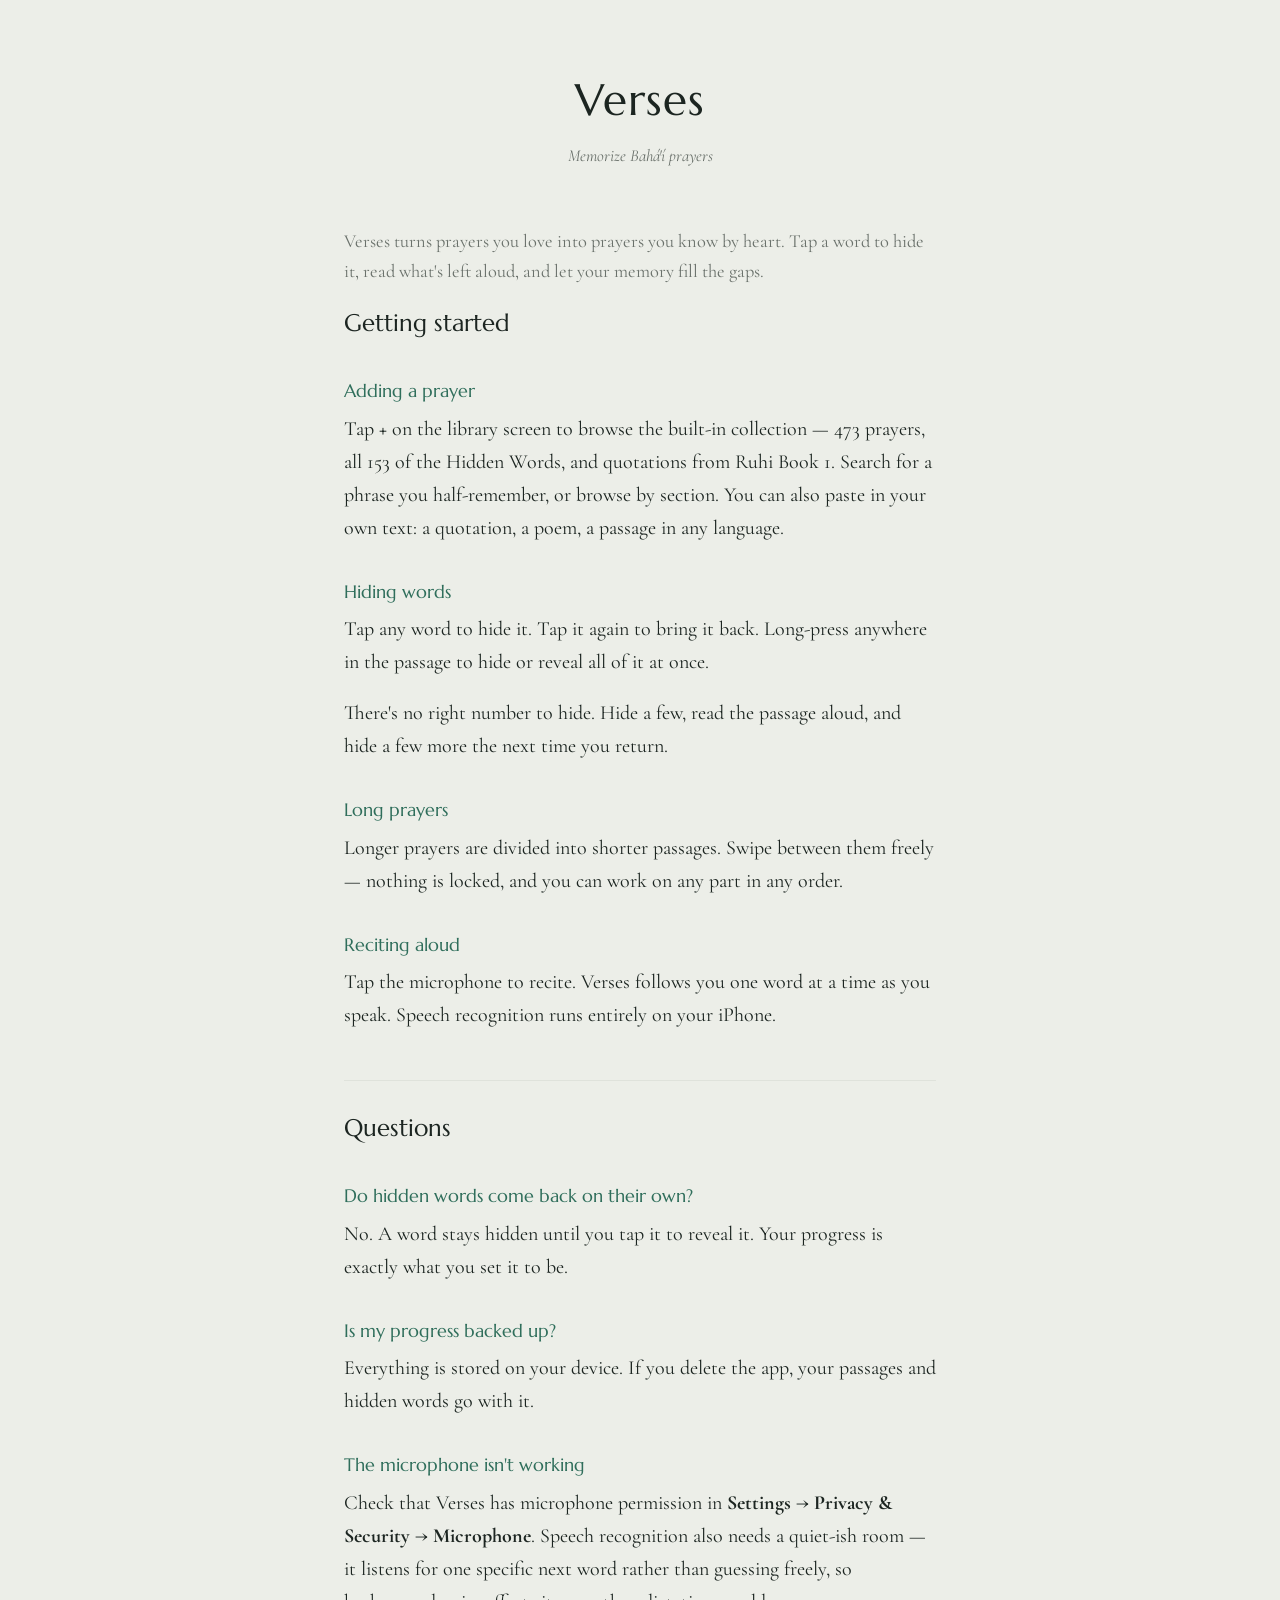
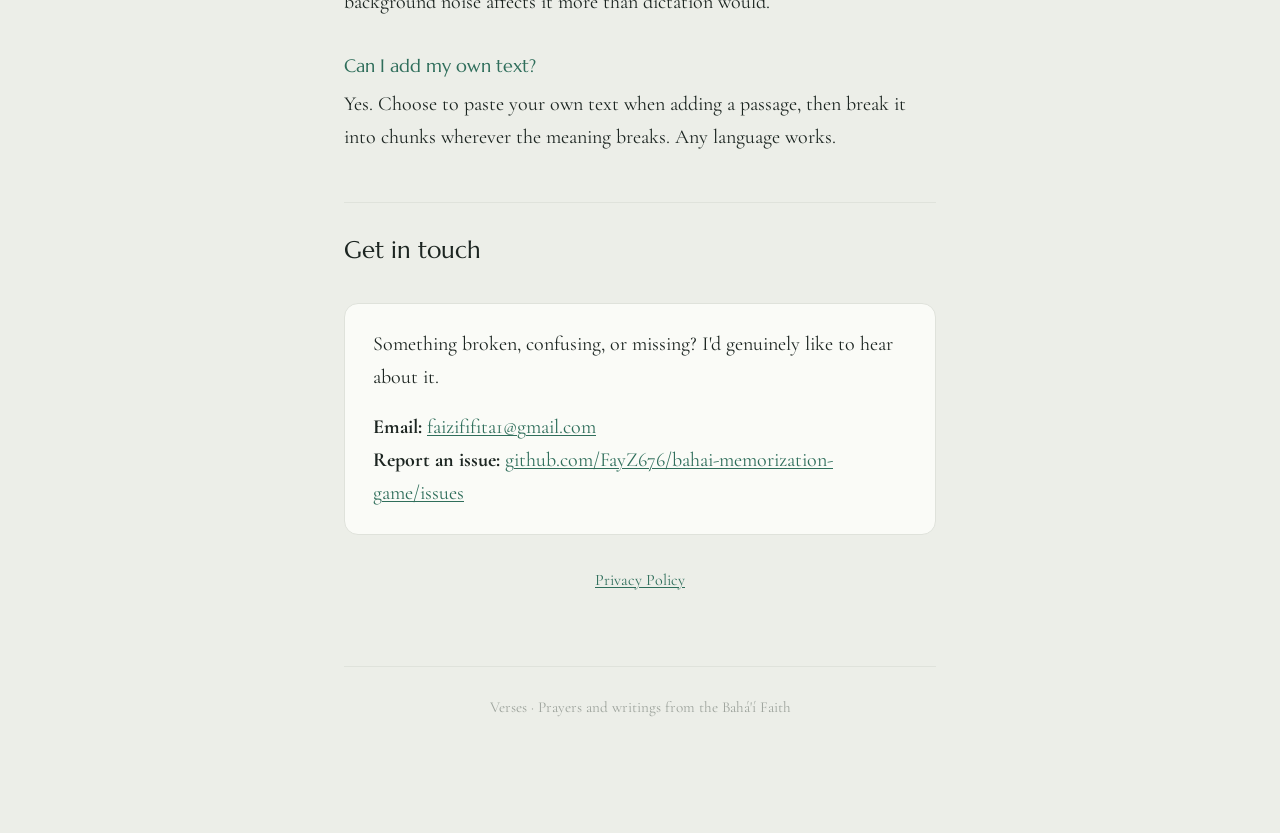
<file: docs/index.html>
<!DOCTYPE html>
<html lang="en">
<head>
<meta charset="utf-8">
<meta name="viewport" content="width=device-width, initial-scale=1">
<title>Verses — Support</title>
<link rel="preconnect" href="https://fonts.googleapis.com">
<link rel="preconnect" href="https://fonts.gstatic.com" crossorigin>
<link href="https://fonts.googleapis.com/css2?family=Marcellus&family=Cormorant+Garamond:ital,wght@0,400;0,600;1,400&display=swap" rel="stylesheet">
<link rel="stylesheet" href="style.css">
</head>
<body>
<div class="wrap">

<header>
  <h1>Verses</h1>
  <p class="tagline">Memorize Bahá'í prayers</p>
</header>

<p class="lede">Verses turns prayers you love into prayers you know by heart. Tap a word to hide it, read what's left aloud, and let your memory fill the gaps.</p>

<h2>Getting started</h2>

<h3>Adding a prayer</h3>
<p>Tap <strong>+</strong> on the library screen to browse the built-in collection — 473 prayers, all 153 of the Hidden Words, and quotations from Ruhi Book 1. Search for a phrase you half-remember, or browse by section. You can also paste in your own text: a quotation, a poem, a passage in any language.</p>

<h3>Hiding words</h3>
<p>Tap any word to hide it. Tap it again to bring it back. Long-press anywhere in the passage to hide or reveal all of it at once.</p>
<p>There's no right number to hide. Hide a few, read the passage aloud, and hide a few more the next time you return.</p>

<h3>Long prayers</h3>
<p>Longer prayers are divided into shorter passages. Swipe between them freely — nothing is locked, and you can work on any part in any order.</p>

<h3>Reciting aloud</h3>
<p>Tap the microphone to recite. Verses follows you one word at a time as you speak. Speech recognition runs entirely on your iPhone.</p>

<h2>Questions</h2>

<h3>Do hidden words come back on their own?</h3>
<p>No. A word stays hidden until you tap it to reveal it. Your progress is exactly what you set it to be.</p>

<h3>Is my progress backed up?</h3>
<p>Everything is stored on your device. If you delete the app, your passages and hidden words go with it.</p>

<h3>The microphone isn't working</h3>
<p>Check that Verses has microphone permission in <strong>Settings → Privacy &amp; Security → Microphone</strong>. Speech recognition also needs a quiet-ish room — it listens for one specific next word rather than guessing freely, so background noise affects it more than dictation would.</p>

<h3>Can I add my own text?</h3>
<p>Yes. Choose to paste your own text when adding a passage, then break it into chunks wherever the meaning breaks. Any language works.</p>

<h2>Get in touch</h2>

<div class="card">
  <p>Something broken, confusing, or missing? I'd genuinely like to hear about it.</p>
  <p><strong>Email:</strong> <a href="mailto:faizififita1@gmail.com">faizififita1@gmail.com</a><br>
  <strong>Report an issue:</strong> <a href="https://github.com/FayZ676/bahai-memorization-game/issues">github.com/FayZ676/bahai-memorization-game/issues</a></p>
</div>

<div class="nav">
  <a href="privacy.html">Privacy Policy</a>
</div>

<footer>
  <p>Verses · Prayers and writings from the Bahá'í Faith</p>
</footer>

</div>
</body>
</html>
</file>
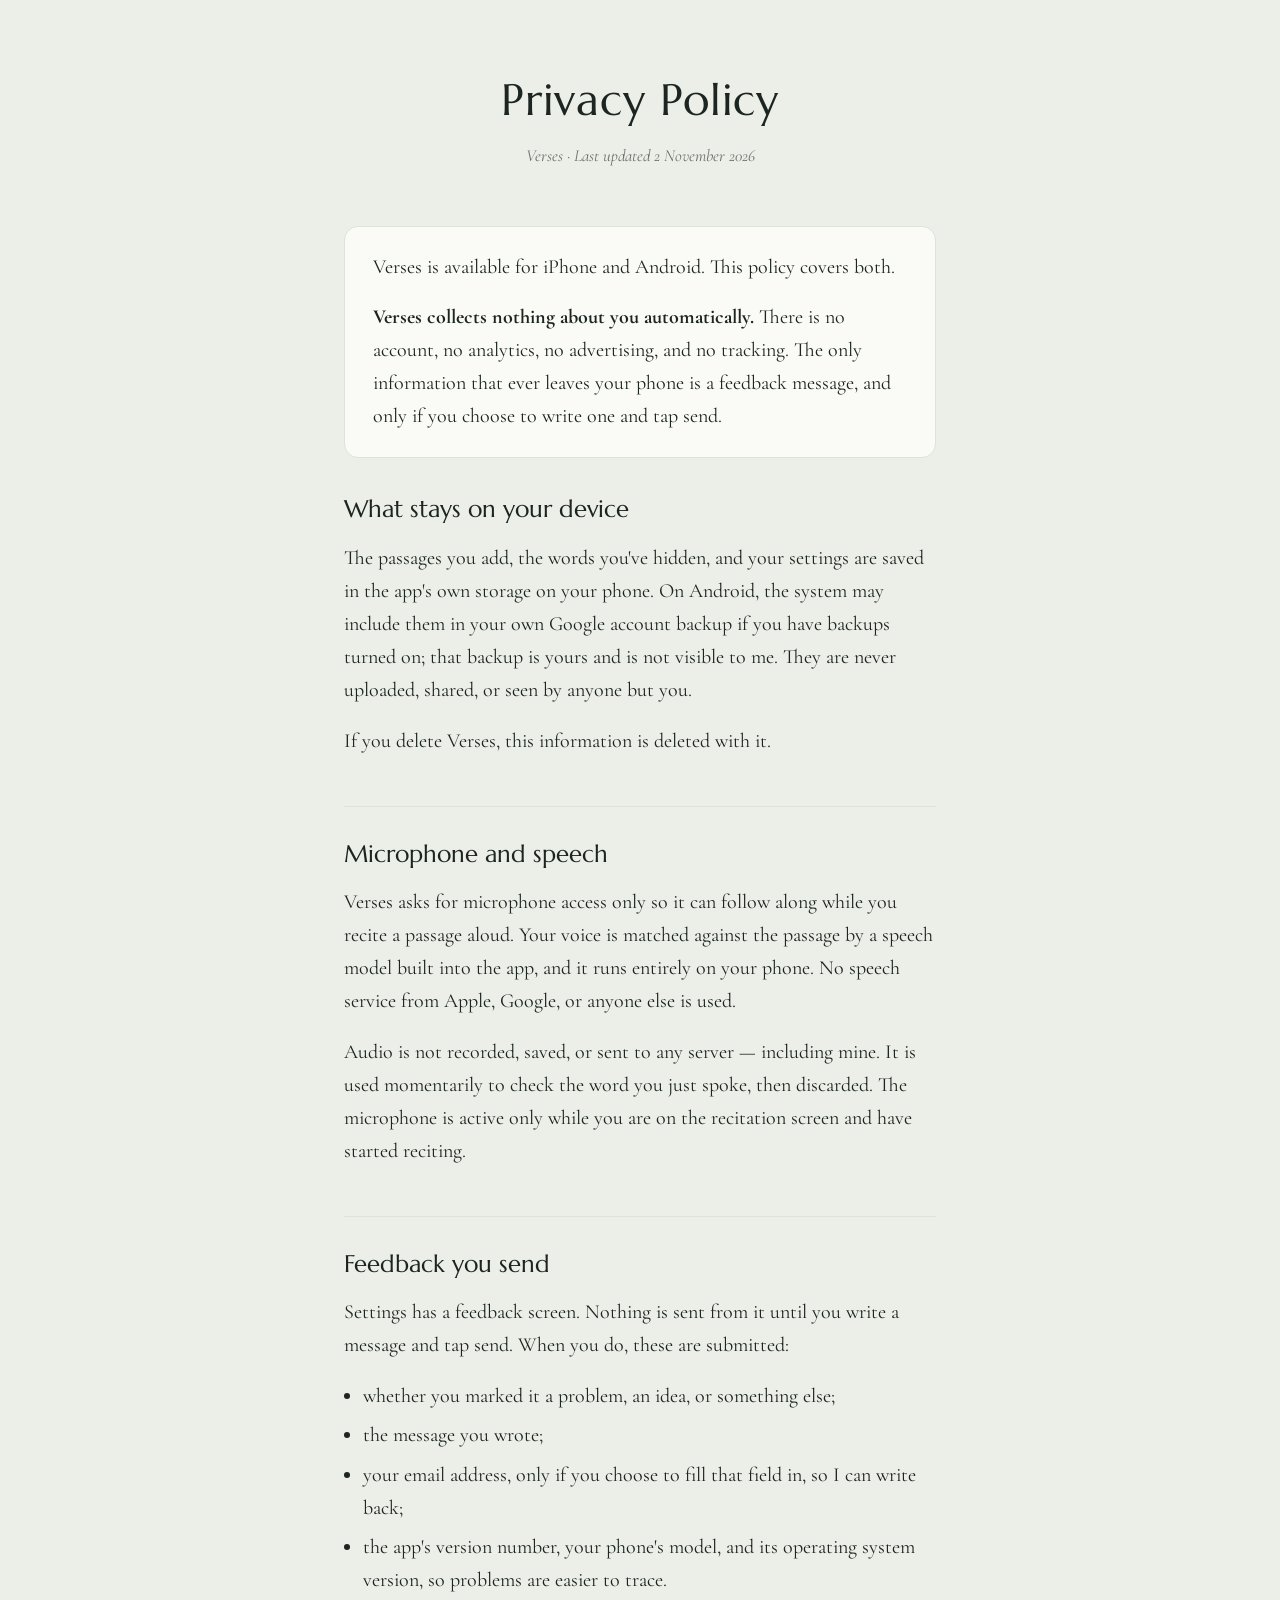
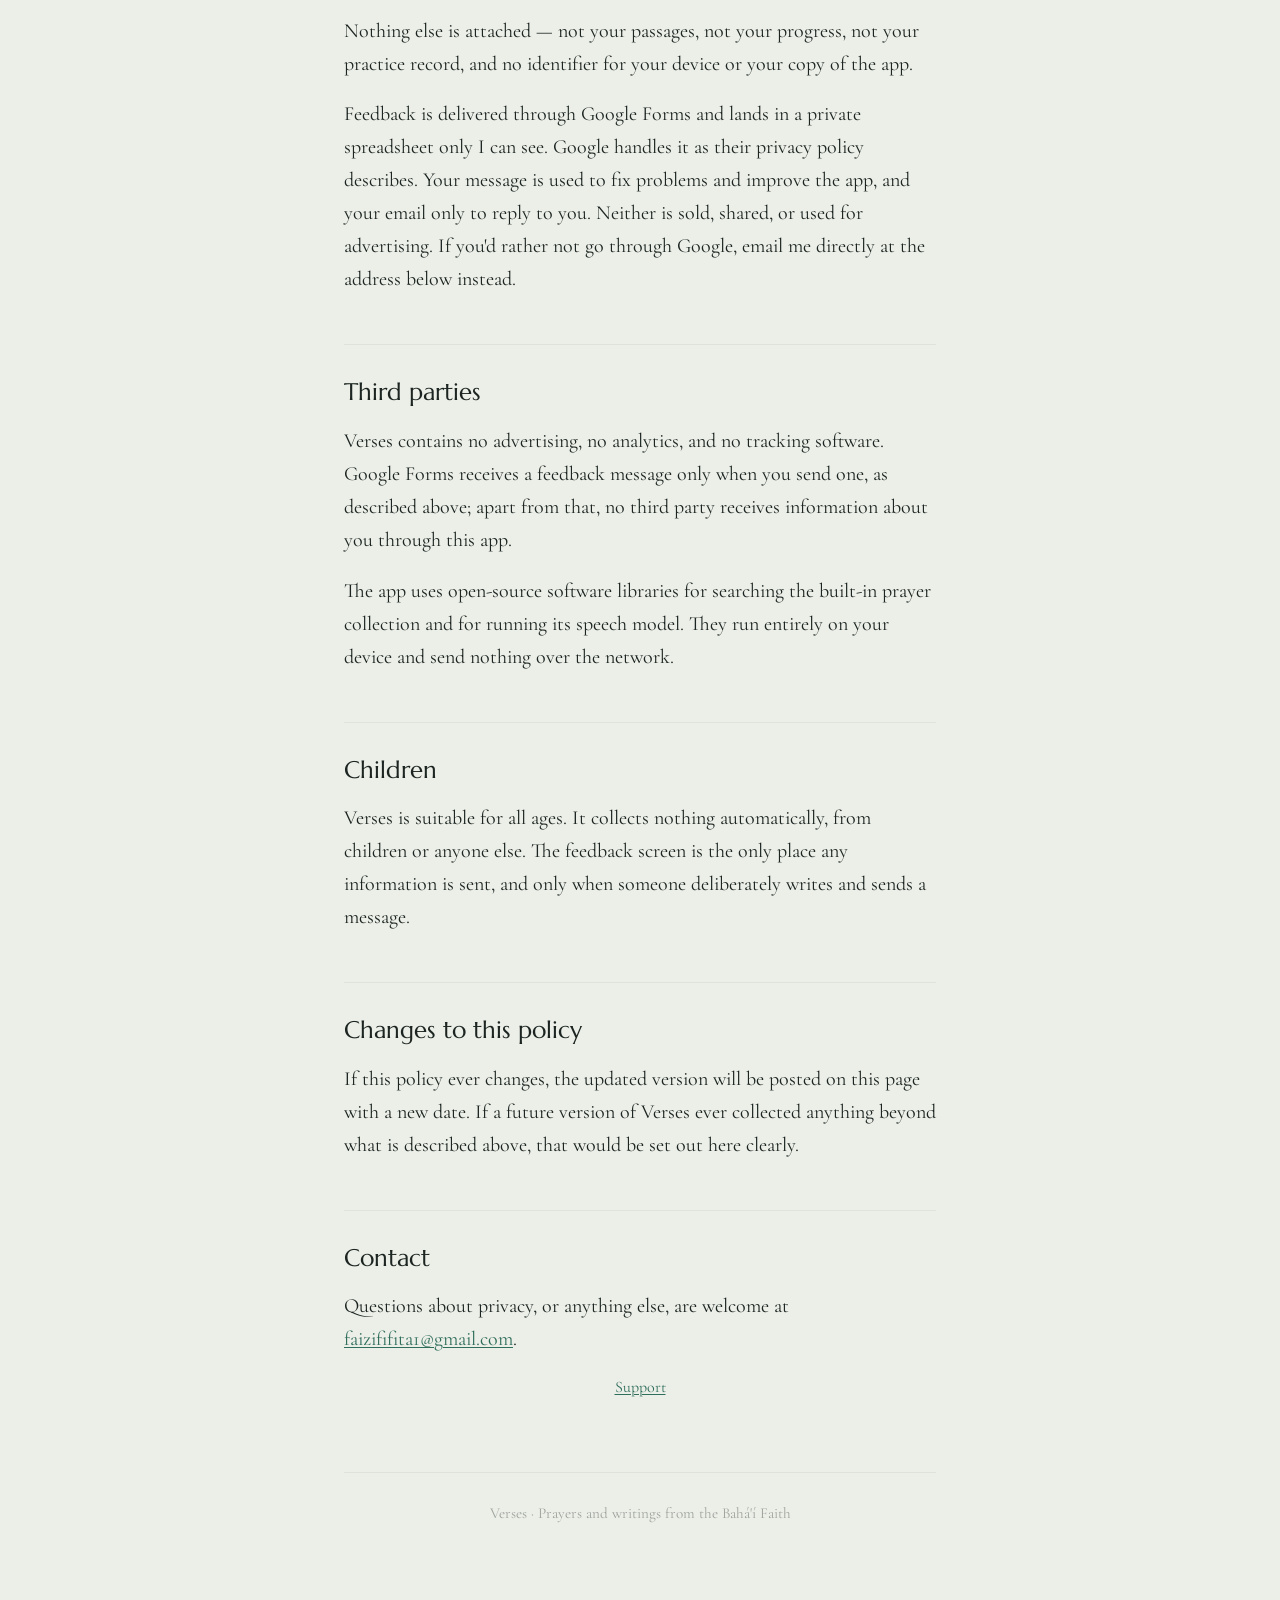
<file: docs/privacy.html>
<!DOCTYPE html>
<html lang="en">
<head>
<meta charset="utf-8">
<meta name="viewport" content="width=device-width, initial-scale=1">
<title>Verses — Privacy Policy</title>
<link rel="preconnect" href="https://fonts.googleapis.com">
<link rel="preconnect" href="https://fonts.gstatic.com" crossorigin>
<link href="https://fonts.googleapis.com/css2?family=Marcellus&family=Cormorant+Garamond:ital,wght@0,400;0,600;1,400&display=swap" rel="stylesheet">
<link rel="stylesheet" href="style.css">
</head>
<body>
<div class="wrap">

<header>
  <h1>Privacy Policy</h1>
  <p class="tagline">Verses · Last updated 2 November 2026</p>
</header>

<div class="card">
  <p>Verses is available for iPhone and Android. This policy covers both.</p>
  <p><strong>Verses collects nothing about you automatically.</strong> There is no account, no analytics, no advertising, and no tracking. The only information that ever leaves your phone is a feedback message, and only if you choose to write one and tap send.</p>
</div>

<h2>What stays on your device</h2>
<p>The passages you add, the words you've hidden, and your settings are saved in the app's own storage on your phone. On Android, the system may include them in your own Google account backup if you have backups turned on; that backup is yours and is not visible to me. They are never uploaded, shared, or seen by anyone but you.</p>
<p>If you delete Verses, this information is deleted with it.</p>

<h2>Microphone and speech</h2>
<p>Verses asks for microphone access only so it can follow along while you recite a passage aloud. Your voice is matched against the passage by a speech model built into the app, and it runs entirely on your phone. No speech service from Apple, Google, or anyone else is used.</p>
<p>Audio is not recorded, saved, or sent to any server — including mine. It is used momentarily to check the word you just spoke, then discarded. The microphone is active only while you are on the recitation screen and have started reciting.</p>

<h2>Feedback you send</h2>
<p>Settings has a feedback screen. Nothing is sent from it until you write a message and tap send. When you do, these are submitted:</p>
<ul>
  <li>whether you marked it a problem, an idea, or something else;</li>
  <li>the message you wrote;</li>
  <li>your email address, only if you choose to fill that field in, so I can write back;</li>
  <li>the app's version number, your phone's model, and its operating system version, so problems are easier to trace.</li>
</ul>
<p>Nothing else is attached — not your passages, not your progress, not your practice record, and no identifier for your device or your copy of the app.</p>
<p>Feedback is delivered through Google Forms and lands in a private spreadsheet only I can see. Google handles it as their privacy policy describes. Your message is used to fix problems and improve the app, and your email only to reply to you. Neither is sold, shared, or used for advertising. If you'd rather not go through Google, email me directly at the address below instead.</p>

<h2>Third parties</h2>
<p>Verses contains no advertising, no analytics, and no tracking software. Google Forms receives a feedback message only when you send one, as described above; apart from that, no third party receives information about you through this app.</p>
<p>The app uses open-source software libraries for searching the built-in prayer collection and for running its speech model. They run entirely on your device and send nothing over the network.</p>

<h2>Children</h2>
<p>Verses is suitable for all ages. It collects nothing automatically, from children or anyone else. The feedback screen is the only place any information is sent, and only when someone deliberately writes and sends a message.</p>

<h2>Changes to this policy</h2>
<p>If this policy ever changes, the updated version will be posted on this page with a new date. If a future version of Verses ever collected anything beyond what is described above, that would be set out here clearly.</p>

<h2>Contact</h2>
<p>Questions about privacy, or anything else, are welcome at <a href="mailto:faizififita1@gmail.com">faizififita1@gmail.com</a>.</p>

<div class="nav">
  <a href="index.html">Support</a>
</div>

<footer>
  <p>Verses · Prayers and writings from the Bahá'í Faith</p>
</footer>

</div>
</body>
</html>
</file>
<file: docs/style.css>
:root {
  --bg: #ECEEE8;
  --raised: #FAFBF7;
  --ink: #1C2521;
  --muted: #6A716B;
  --faint: #9DA39C;
  --hairline: #DFE2DB;
  --accent: #2F6E5B;
  --gold: #B9863F;
}

@media (prefers-color-scheme: dark) {
  :root {
    --bg: #0F1512;
    --raised: #18211D;
    --ink: #E7E4DA;
    --muted: #8C938C;
    --faint: #626A64;
    --hairline: #2A322D;
    --accent: #C89A5A;
    --gold: #F0CE8A;
  }
}

* { box-sizing: border-box; }

body {
  margin: 0;
  padding: 0;
  background: var(--bg);
  color: var(--ink);
  font-family: "Cormorant Garamond", Garamond, "Times New Roman", serif;
  font-size: 20px;
  line-height: 1.65;
  -webkit-font-smoothing: antialiased;
}

.wrap {
  max-width: 40rem;
  margin: 0 auto;
  padding: 4rem 1.5rem 6rem;
}

header {
  text-align: center;
  margin-bottom: 3.5rem;
}

h1 {
  font-family: Marcellus, Optima, Palatino, serif;
  font-size: 2.75rem;
  font-weight: 400;
  letter-spacing: 0.02em;
  margin: 0 0 0.35rem;
}

.tagline {
  color: var(--muted);
  font-style: italic;
  font-size: 1.05rem;
  margin: 0;
}

h2 {
  font-family: Marcellus, Optima, Palatino, serif;
  font-size: 1.5rem;
  font-weight: 400;
  margin: 3rem 0 0.75rem;
  padding-top: 1.75rem;
  border-top: 1px solid var(--hairline);
}

h2:first-of-type { border-top: none; padding-top: 0; margin-top: 0; }

h3 {
  font-family: Marcellus, Optima, Palatino, serif;
  font-size: 1.15rem;
  font-weight: 400;
  margin: 2rem 0 0.4rem;
  color: var(--accent);
}

p { margin: 0 0 1.1rem; }

a { color: var(--accent); text-decoration-thickness: 1px; text-underline-offset: 2px; }
a:hover { opacity: 0.75; }

ul { padding-left: 1.2rem; margin: 0 0 1.1rem; }
li { margin-bottom: 0.4rem; }

.card {
  background: var(--raised);
  border: 1px solid var(--hairline);
  border-radius: 14px;
  padding: 1.5rem 1.75rem;
  margin: 2rem 0;
}

.card p:last-child { margin-bottom: 0; }

.lede {
  font-size: 1.15rem;
  color: var(--muted);
}

footer {
  margin-top: 4.5rem;
  padding-top: 1.75rem;
  border-top: 1px solid var(--hairline);
  text-align: center;
  color: var(--faint);
  font-size: 0.95rem;
}

footer a { color: var(--muted); }

.nav {
  text-align: center;
  margin-bottom: 2.5rem;
  font-size: 1rem;
}

.nav a { margin: 0 0.7rem; }

code {
  font-family: ui-monospace, "SF Mono", Menlo, monospace;
  font-size: 0.85em;
  background: var(--raised);
  border: 1px solid var(--hairline);
  border-radius: 4px;
  padding: 0.1em 0.35em;
}
</file>
